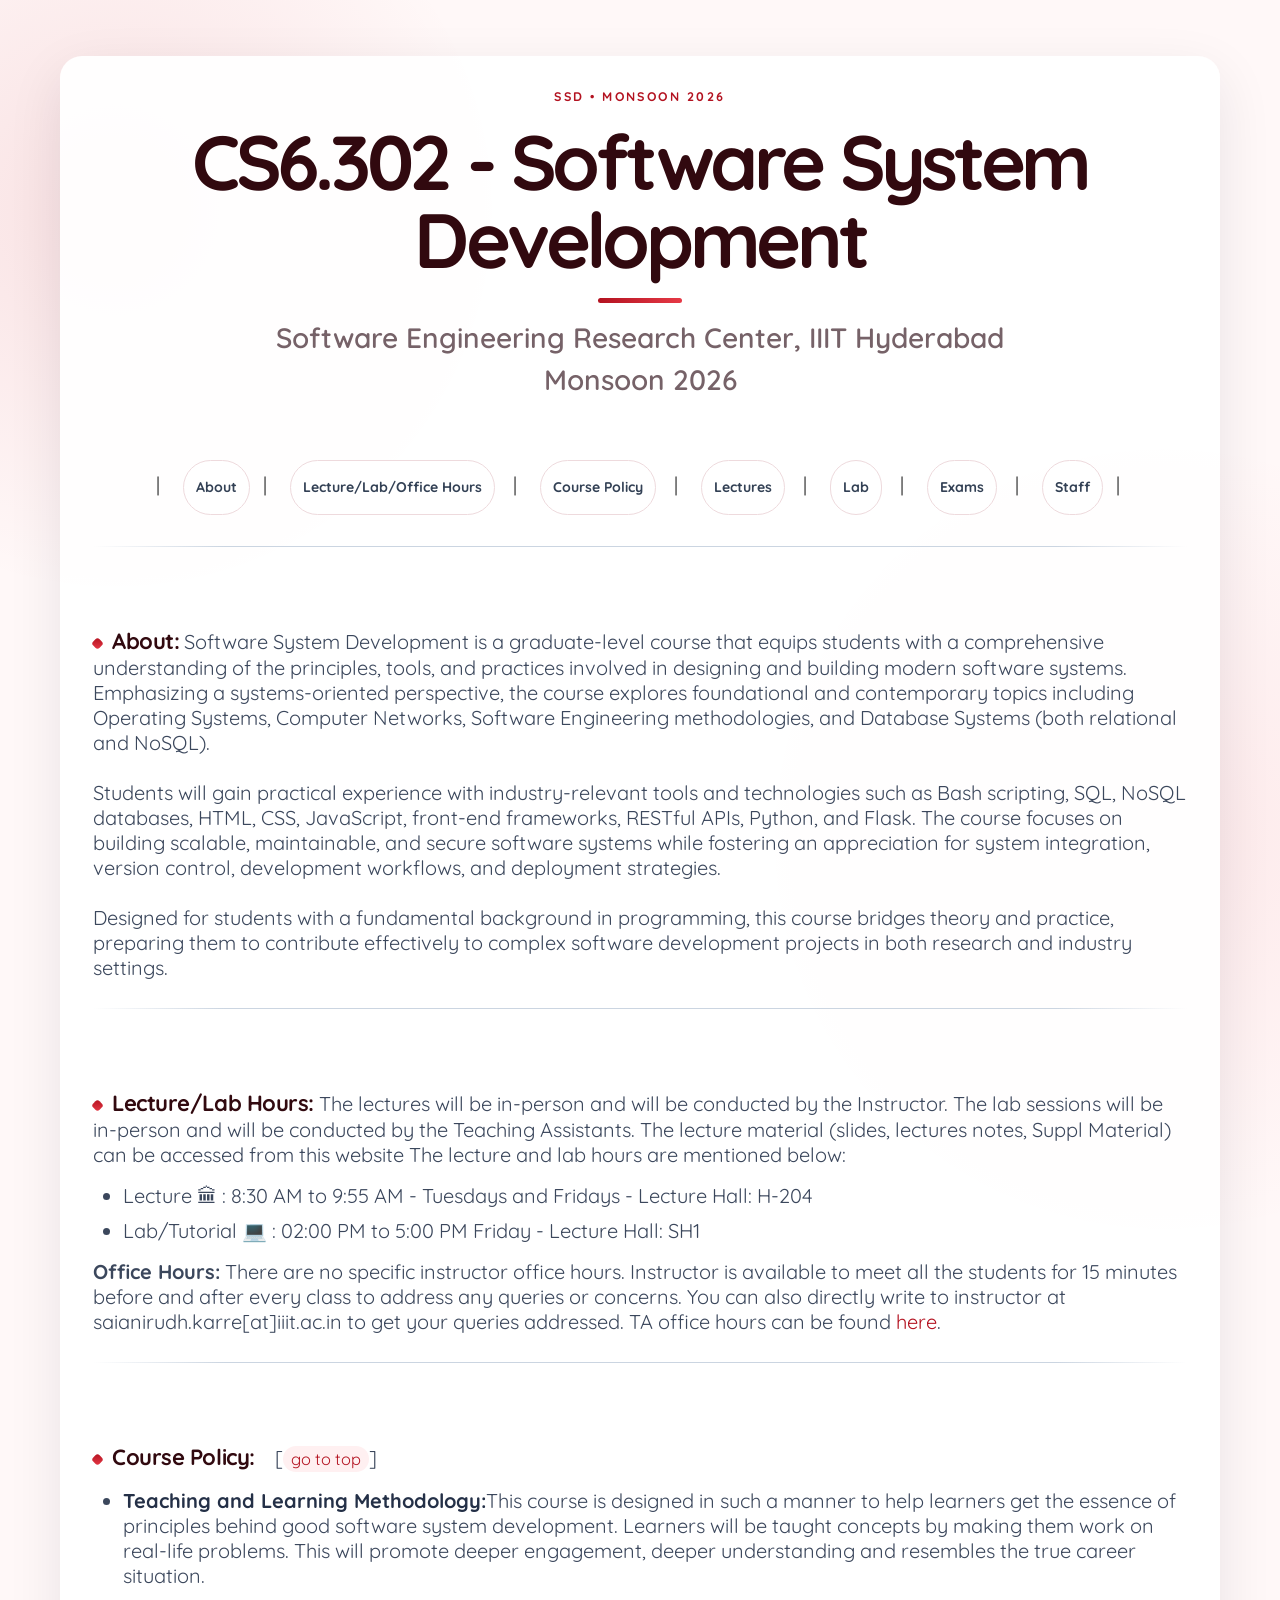
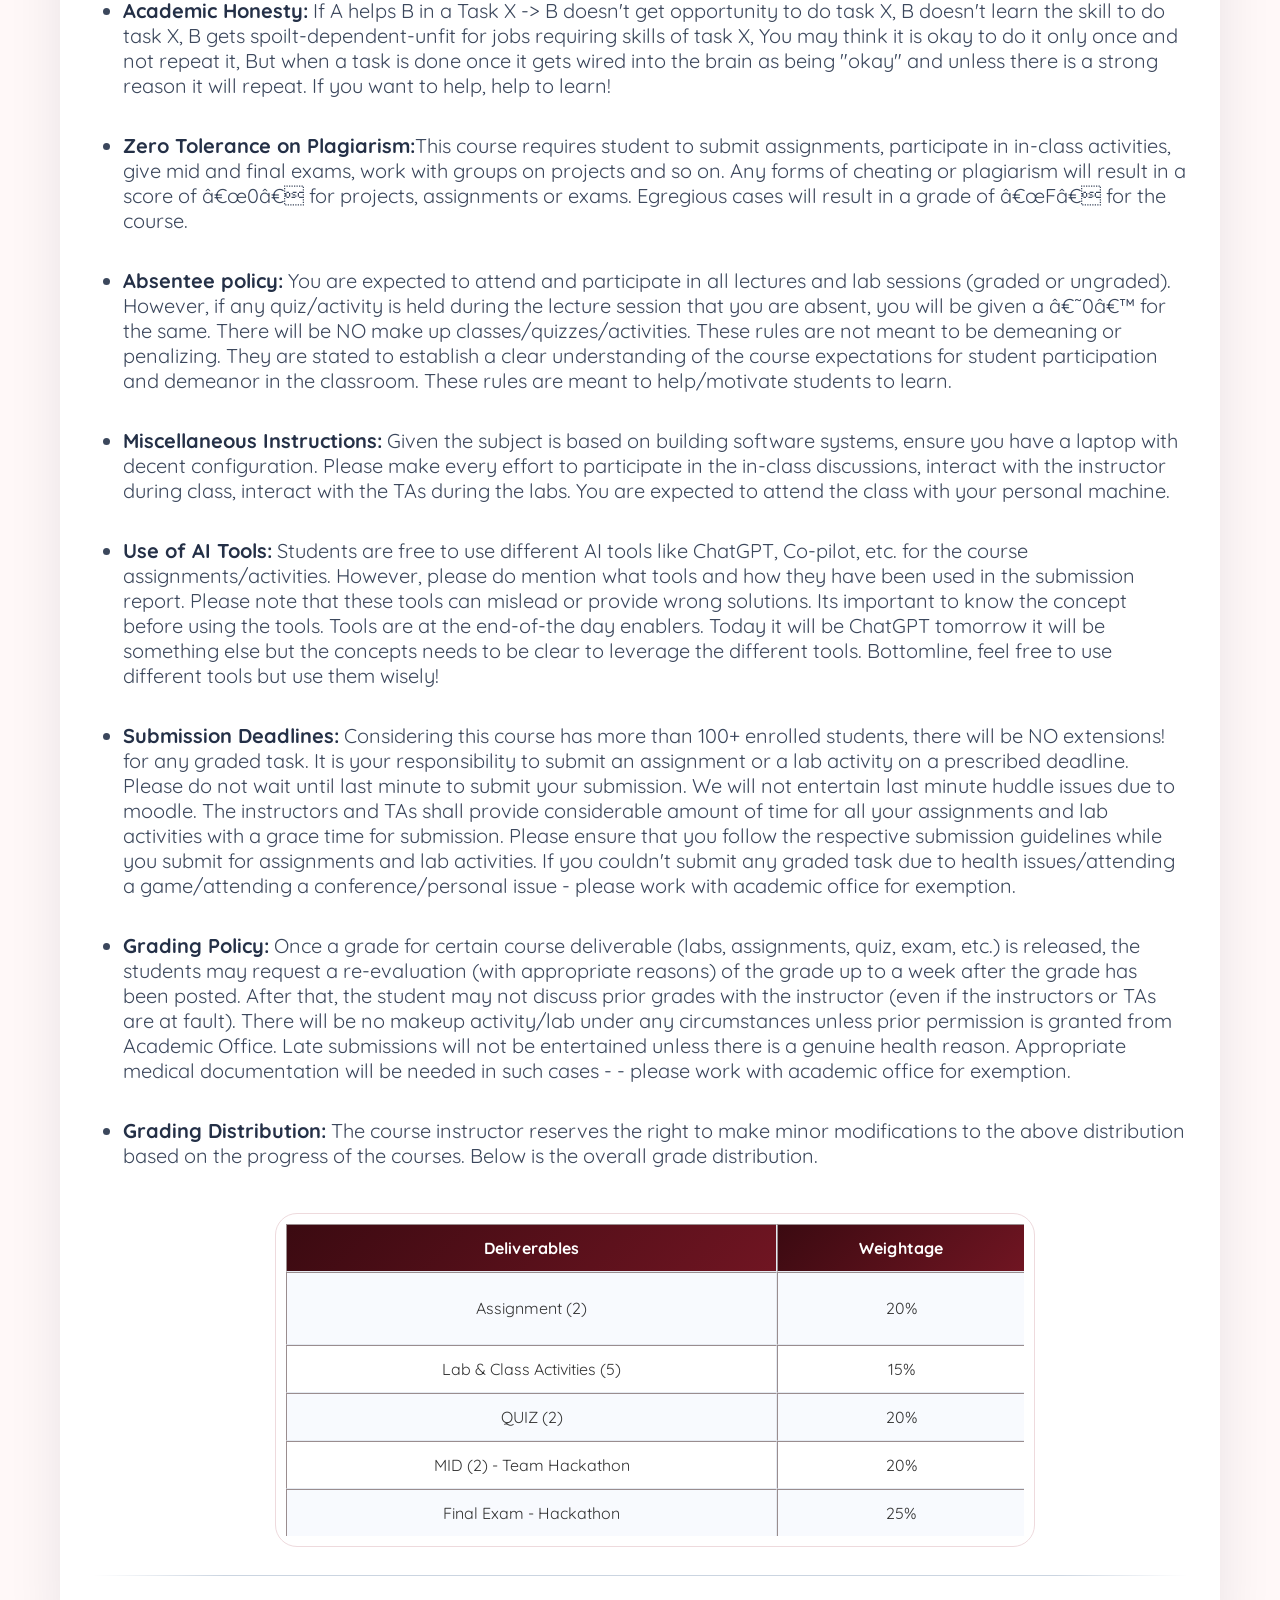
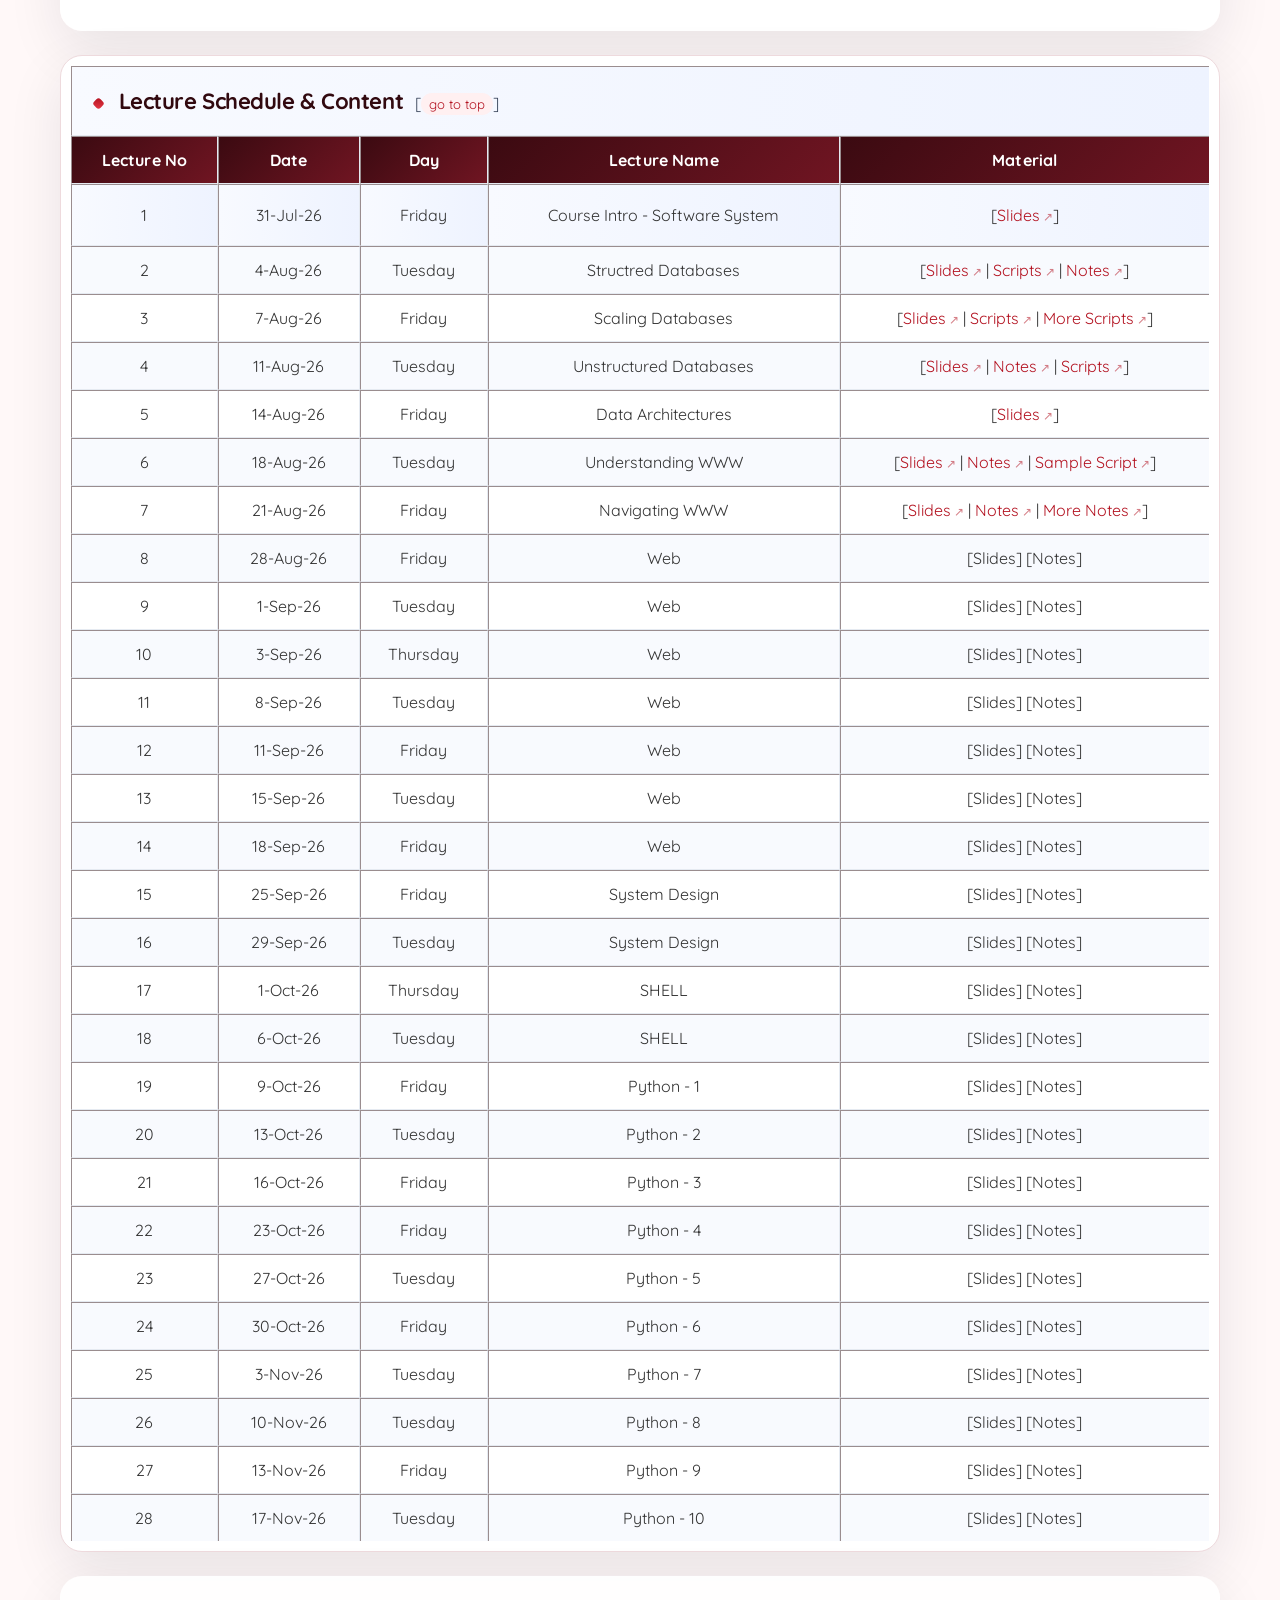
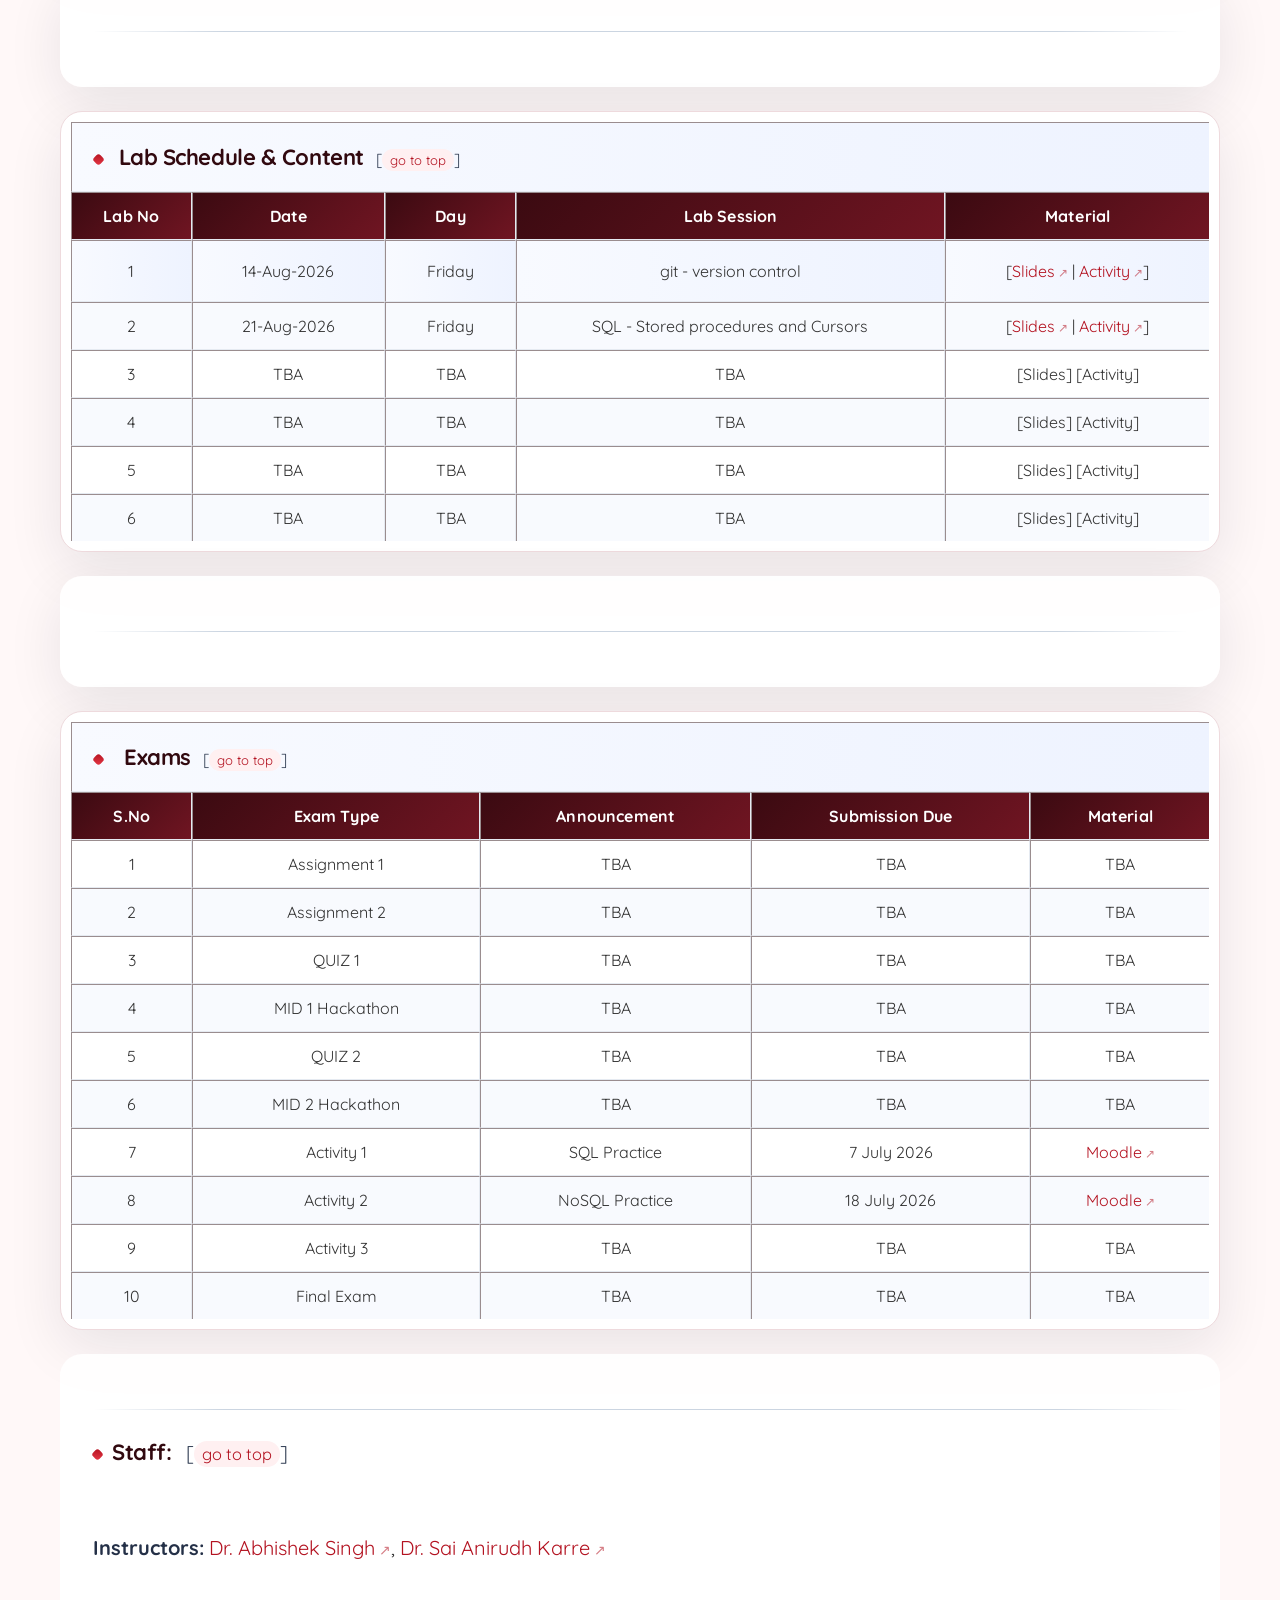
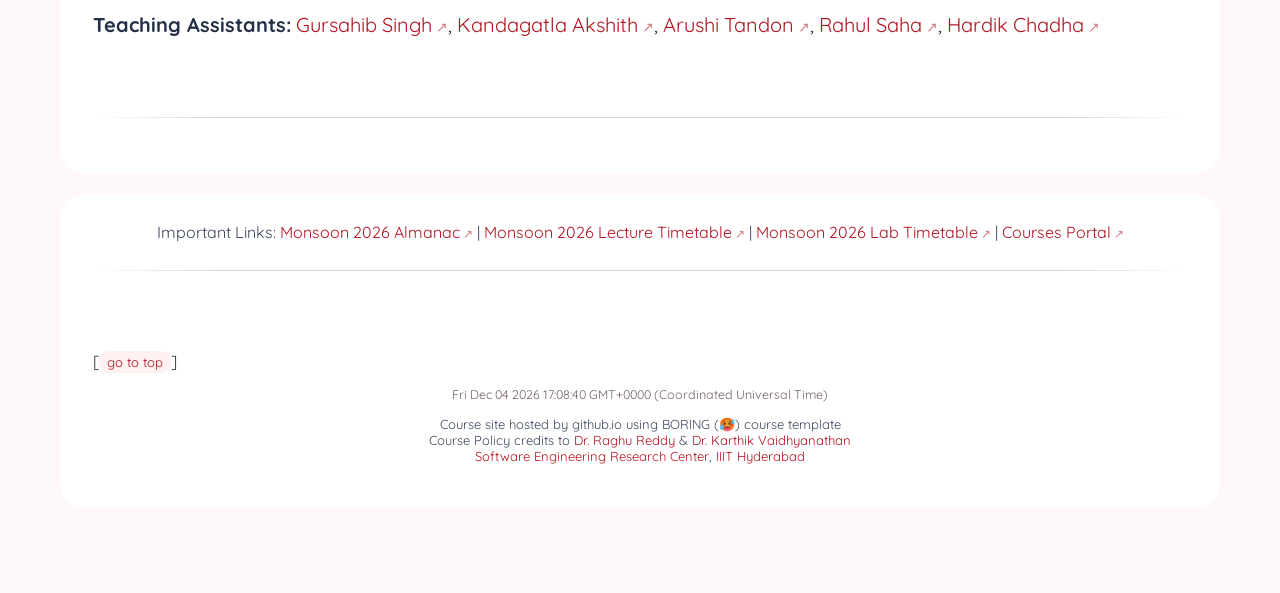
<file: ssdcoursepage.html>
<html>
<head><title>CS6.302 SSD Monsoon 2026</title>
<meta name="viewport" content="width=device-width, initial-scale=1.0"/>
<link rel="stylesheet" href="https://fonts.googleapis.com/css?family=Quicksand">
<link href="https://cdn.jsdelivr.net/npm/bootstrap@4.6.1/dist/css/bootstrap.min.css" rel="stylesheet" integrity="sha256-DF7Zhf293AJxJNTmh5zhoYYIMs2oXitRfBjY+9L//AY=" crossorigin="anonymous">
<style>
@import url("ssd-extra.css");
body {font-family: Quicksand; font-size: 20px; color:#333}
table {
    font-family: Quicksand; font-size:20px; color:#333;
    border-collapse:collapse;
    width:1000px;
    padding:10px;
    border-spacing:10px
}
.light-text-row { color: #ADADAD; }
</style>

<script>
  
  const lastModified = new Date(document.lastModified);
 
  const formattedDate = lastModified.toLocaleString('en-US', {
    year: 'numeric',
    month: 'long',
    day: 'numeric',
    hour: '2-digit',
    minute: '2-digit'
  });

  document.getElementById("lastUpdated").innerHTML += formattedDate;
</script>
<script>
function startTime() {
  const today = new Date();
  let h = today.getHours();
  let m = today.getMinutes();
  let s = today.getSeconds();
  m = checkTime(m);
  s = checkTime(s);
  document.getElementById('txt').innerHTML = today 
  setTimeout(startTime, 1000);
}

function checkTime(i) {
  if (i < 10) {i = "0" + i};  // add zero in front of numbers < 10
  return i;
}
</script>
<script src="https://ajax.googleapis.com/ajax/libs/jquery/3.5.1/jquery.min.js"></script>
</head>
<body onload="startTime()">

<table align="center" width="100%" cellspacing="10" cellpadding="10" border="0">
<tr>
<td><h1 align="center" id="home">CS6.302 - Software System Development</h1><h3 align="center">Software Engineering Research Center, IIIT Hyderabad</h3> <h3 align="center">Monsoon 2026</h3></td>
</tr>
<tr>
<td>&nbsp;&nbsp;|&nbsp;&nbsp;&nbsp; <a href="#about">About</a>&nbsp;&nbsp;|&nbsp;&nbsp;&nbsp; <a href="#lecture">Lecture/Lab/Office Hours</a> &nbsp;&nbsp;|&nbsp;&nbsp;&nbsp; <a href="#cpolicy">Course Policy</a> &nbsp;&nbsp;|&nbsp;&nbsp;&nbsp; <a href="#schedule">Lectures</a> &nbsp;&nbsp;|&nbsp;&nbsp;&nbsp; <a href="#lab">Lab</a> &nbsp;&nbsp;|&nbsp;&nbsp;&nbsp; <a href="#activity">Exams</a> &nbsp;&nbsp;|&nbsp;&nbsp;&nbsp; <a href="#staff">Staff</a>&nbsp;&nbsp;|&nbsp;&nbsp;&nbsp; <hr></td>
</tr>
<tr>
<td><p align="left"><b id="about">About:</b> Software System Development is a graduate-level course that equips students with a comprehensive understanding of the principles, tools, and practices involved in designing and building modern software systems. Emphasizing a systems-oriented perspective, the course explores foundational and contemporary topics including Operating Systems, Computer Networks, Software Engineering methodologies, and Database Systems (both relational and NoSQL).
<br><br>
Students will gain practical experience with industry-relevant tools and technologies such as Bash scripting, SQL, NoSQL databases, HTML, CSS, JavaScript, front-end frameworks, RESTful APIs, Python, and Flask. The course focuses on building scalable, maintainable, and secure software systems while fostering an appreciation for system integration, version control, development workflows, and deployment strategies.
<br><br>
Designed for students with a fundamental background in programming, this course bridges theory and practice, preparing them to contribute effectively to complex software development projects in both research and industry settings.<hr></td>
</tr>
<tr>
<td><p align="left"><b id="lecture">Lecture/Lab Hours:</b> The lectures will be in-person and will be conducted by the Instructor. The lab sessions will be in-person and will be conducted by the Teaching Assistants. The lecture material (slides, lectures notes, Suppl Material) can be accessed from this website The lecture and lab hours are mentioned below:
<ul><li>Lecture &#x1F3DB; : 8:30 AM to 9:55 AM - Tuesdays and Fridays - Lecture Hall: H-204</li><li>Lab/Tutorial &#x1F4BB; : 02:00 PM to 5:00 PM Friday - Lecture Hall: SH1</li></ul></p>
<p align="left"><b>Office Hours:</b> There are no specific instructor office hours. Instructor is available to meet all the students for 15 minutes before and after every class to address any queries or concerns. You can also directly write to instructor at saianirudh.karre[at]iiit.ac.in to get your queries addressed. TA office hours can be found <a href="#staff">here</a>.</p><hr>
</td>
</tr>
<tr>
<td>
<p align="left"><b id="cpolicy">Course Policy:</b> &nbsp;&nbsp;&nbsp;[<a href="#home">go to top</a>]
<ul>
<li><b>Teaching and Learning Methodology:</b>This course is designed in such a manner to help learners get the essence of principles behind good software system development. Learners will be taught concepts by making them work on real-life problems. This will promote deeper engagement, deeper understanding and resembles the true career situation.</li>
<li><b>Academic Honesty:</b> If A helps B in a Task X -&gt; B doesn't get opportunity to do task X, B doesn't learn the skill to do task X, B gets spoilt-dependent-unfit for jobs requiring skills of task X, You may think it is okay to do it only once and not repeat it, But when a task is done once it gets wired into the brain as being "okay" and unless there is a strong reason it will repeat. If you want to help, help to learn!<br><br></li>
<li><b>Zero Tolerance on Plagiarism:</b>This course requires student to submit assignments, participate in in-class activities, give mid and final exams, work with groups on projects and so on. Any forms of cheating or plagiarism will result in a score of “0” for projects, assignments or exams. Egregious cases will result in a grade of “F” for the course.<br><br></li>
<li><b>Absentee policy:</b> You are expected to attend and participate in all lectures and lab sessions (graded or ungraded). However, if any quiz/activity is held during the lecture session that you are absent, you will be given a ‘0’ for the same. There will be NO make up classes/quizzes/activities. These rules are not meant to be demeaning or penalizing. They are stated to establish a clear understanding of the course expectations for student participation and demeanor in the classroom. These rules are meant to help/motivate students to learn.<br><br></li>
<li><b>Miscellaneous Instructions:</b> Given the subject is based on building software systems, ensure you have a laptop with decent configuration. Please make every effort to participate in the in-class discussions, interact with the instructor during class, interact with the TAs during the labs. You are expected to attend the class with your personal machine.<br><br></li>
<li><b>Use of AI Tools:</b> Students are free to use different AI tools like ChatGPT, Co-pilot, etc. for the course assignments/activities. However, please do mention what tools and how they have been used in the submission report. Please note that these tools can mislead or provide wrong solutions. Its important to know the concept before using the tools. Tools are at the end-of-the day enablers. Today it will be ChatGPT tomorrow it will be something else but the concepts needs to be clear to leverage the different tools. Bottomline, feel free to use different tools but use them wisely!<br><br></li>
<li><b>Submission Deadlines:</b> Considering this course has more than 100+ enrolled students, there will be NO extensions! for any graded task. It is your responsibility to submit an assignment or a lab activity on a prescribed deadline. Please do not wait until last minute to submit your submission. We will not entertain last minute huddle issues due to moodle. The instructors and TAs shall provide considerable amount of time for all your assignments and lab activities with a grace time for submission. Please ensure that you follow the respective submission guidelines while you submit for assignments and lab activities. If you couldn't submit any graded task due to health issues/attending a game/attending a conference/personal issue - please work with academic office for exemption.<br><br></li>
<li><b>Grading Policy:</b> Once a grade for certain course deliverable (labs, assignments, quiz, exam, etc.) is released, the students may request a re-evaluation (with appropriate reasons) of the grade up to a week after the grade has been posted. After that, the student may not discuss prior grades with the instructor (even if the instructors or TAs are at fault). There will be no makeup activity/lab under any circumstances unless prior permission is granted from Academic Office. Late submissions will not be entertained unless there is a genuine health reason. Appropriate medical documentation will be needed in such cases - - please work with academic office for exemption.<br><br></li>
<li><b>Grading Distribution:</b> The course instructor reserves the right to make minor modifications to the above distribution based on the progress of the courses. Below is the overall grade distribution.
<br><br>
<table border="1" align="center">
<tr align="center"><th>Deliverables</th><th>Weightage</th></tr>
<tr align="center"><td>Assignment (2)</td><td>20%</td></tr>
<tr align="center"><td>Lab &amp; Class Activities (5)</td><td>15%</td></tr>
<tr align="center"><td>QUIZ (2)</td><td>20%</td></tr>
<tr align="center"><td>MID (2) - Team Hackathon</td><td>20%</td></tr>
<tr align="center"><td>Final Exam - Hackathon</td><td>25%</td></tr>
</table>
</li>
</ul><hr>
</p>
</td>
</tr>
</table>

<table border="1" align="center" width="10%" class="tg">
<tr><td colspan="5"><p align="left"><b id="schedule">&nbsp;Lecture Schedule &amp; Content</b>&nbsp;&nbsp;&nbsp;[<a href="#home">go to top</a>]</p></td></tr>
<tr align="center"><th class="tg-7btt">Lecture No</th><th class="tg-7btt">Date</th><th class="tg-7btt">Day</th><th class="tg-7btt">Lecture Name</th><th class="tg-7btt">Material</th></tr>
<tbody align="center">
<tr><td class="tg-c3ow">1</td><td class="tg-c3ow">31-Jul-26</td><td class="tg-c3ow">Friday</td><td class="tg-c3ow">Course Intro - Software System</td><td class="tg-c3ow">[<a href="https://docs.google.com/viewer?url=https://raw.githubusercontent.com/serc-iiith/serc-iiith.github.io/main/CourseContent/CS6302_M26/SSD_Class1.pdf" target="_blank">Slides</a>]</td></tr>
<tr><td class="tg-c3ow">2</td><td class="tg-c3ow">4-Aug-26</td><td class="tg-c3ow">Tuesday</td><td class="tg-c3ow">Structred Databases</td><td class="tg-c3ow">[<a href="https://docs.google.com/viewer?url=https://raw.githubusercontent.com/serc-iiith/serc-iiith.github.io/main/CourseContent/CS6302_M26/StructuredData.pdf" target="_blank">Slides</a> | <a href="https://docs.google.com/viewer?url=https://raw.githubusercontent.com/serc-iiith/serc-iiith.github.io/main/CourseContent/CS6302_M26/databases.sql" target="_blank">Scripts</a> | <a href="https://tinted-rumba-8c6.notion.site/Structured-Databases-2456a6248bf6805f83e1cbf0a58761ec" target="_blank">Notes</a>]</td></tr>
<tr><td class="tg-c3ow">3</td><td class="tg-c3ow">7-Aug-26</td><td class="tg-c3ow">Friday</td><td class="tg-c3ow">Scaling Databases</td><td class="tg-c3ow">[<a href="https://docs.google.com/viewer?url=https://raw.githubusercontent.com/serc-iiith/serc-iiith.github.io/main/CourseContent/CS6302_M26/ScalingDatabases.pdf" target="_blank">Slides</a> | <a href="https://docs.google.com/viewer?url=https://raw.githubusercontent.com/serc-iiith/serc-iiith.github.io/main/CourseContent/CS6302_M26/databases_2.sql" target="_blank">Scripts</a> | <a href="https://docs.google.com/viewer?url=https://raw.githubusercontent.com/serc-iiith/serc-iiith.github.io/main/CourseContent/CS6302_M26/databases_3.sql" target="_blank">More Scripts</a>]</td></tr>
<tr><td class="tg-c3ow">4</td><td class="tg-c3ow">11-Aug-26</td><td class="tg-c3ow">Tuesday</td><td class="tg-c3ow">Unstructured Databases</td><td class="tg-c3ow">[<a href="https://docs.google.com/viewer?url=https://raw.githubusercontent.com/serc-iiith/serc-iiith.github.io/main/CourseContent/CS6302_M26/UnStructuredDatabases.pdf" target="_blank">Slides</a> | <a href="https://tinted-rumba-8c6.notion.site/Unstructured-Databases-24b6a6248bf680679b36e76c33d301c4" target="_blank">Notes</a> | <a href="https://raw.githubusercontent.com/serc-iiith/serc-iiith.github.io/refs/heads/main/CourseContent/CS6302_M26/mongo.txt" target="_blank">Scripts</a>]</td></tr>
<tr><td class="tg-c3ow">5</td><td class="tg-c3ow">14-Aug-26</td><td class="tg-c3ow">Friday</td><td class="tg-c3ow">Data Architectures</td><td class="tg-c3ow">[<a href="https://docs.google.com/viewer?url=https://raw.githubusercontent.com/serc-iiith/serc-iiith.github.io/main/CourseContent/CS6302_M26/DatabaseArchitectures.pdf" target="_blank">Slides</a>]</td></tr>
<tr><td class="tg-c3ow">6</td><td class="tg-c3ow">18-Aug-26</td><td class="tg-c3ow">Tuesday</td><td class="tg-c3ow">Understanding WWW</td><td class="tg-c3ow">[<a href="https://docs.google.com/viewer?url=https://raw.githubusercontent.com/serc-iiith/serc-iiith.github.io/main/CourseContent/CS6302_M26/www.pdf" target="_blank">Slides</a> | <a href="https://tinted-rumba-8c6.notion.site/Web-Technology-2566a6248bf6800488d0c13a992502e4" target="_blank">Notes</a> | <a href="https://raw.githubusercontent.com/serc-iiith/serc-iiith.github.io/refs/heads/main/CourseContent/CS6302_M26/samplehtml.html" target="_blank">Sample Script</a>]</td></tr>
<tr><td class="tg-c3ow">7</td><td class="tg-c3ow">21-Aug-26</td><td class="tg-c3ow">Friday</td><td class="tg-c3ow">Navigating WWW</td><td class="tg-c3ow">[<a href="https://docs.google.com/viewer?url=https://raw.githubusercontent.com/serc-iiith/serc-iiith.github.io/main/CourseContent/CS6302_M26/WebLanguages.pdf" target="_blank">Slides</a> | <a href="https://github.com/serc-iiith/serc-iiith.github.io/blob/main/CourseContent/CS6302_M26/html.md" target="_blank">Notes</a> | <a href="https://github.com/serc-iiith/serc-iiith.github.io/blob/main/CourseContent/CS6302_M26/css.md" target="_blank">More Notes</a>]</td></tr>
<tr><td class="tg-c3ow">8</td><td class="tg-c3ow">28-Aug-26</td><td class="tg-c3ow">Friday</td><td class="tg-c3ow">Web</td><td class="tg-c3ow">[Slides] [Notes]</td></tr>
<tr><td class="tg-c3ow">9</td><td class="tg-c3ow">1-Sep-26</td><td class="tg-c3ow">Tuesday</td><td class="tg-c3ow">Web</td><td class="tg-c3ow">[Slides] [Notes]</td></tr>
<tr><td class="tg-c3ow">10</td><td class="tg-c3ow">3-Sep-26</td><td class="tg-c3ow">Thursday</td><td class="tg-c3ow">Web</td><td class="tg-c3ow">[Slides] [Notes]</td></tr>
<tr><td class="tg-c3ow">11</td><td class="tg-c3ow">8-Sep-26</td><td class="tg-c3ow">Tuesday</td><td class="tg-c3ow">Web</td><td class="tg-c3ow">[Slides] [Notes]</td></tr>
<tr><td class="tg-c3ow">12</td><td class="tg-c3ow">11-Sep-26</td><td class="tg-c3ow">Friday</td><td class="tg-c3ow">Web</td><td class="tg-c3ow">[Slides] [Notes]</td></tr>
<tr><td class="tg-c3ow">13</td><td class="tg-c3ow">15-Sep-26</td><td class="tg-c3ow">Tuesday</td><td class="tg-c3ow">Web</td><td class="tg-c3ow">[Slides] [Notes]</td></tr>
<tr><td class="tg-c3ow">14</td><td class="tg-c3ow">18-Sep-26</td><td class="tg-c3ow">Friday</td><td class="tg-c3ow">Web</td><td class="tg-c3ow">[Slides] [Notes]</td></tr>
<tr><td class="tg-c3ow">15</td><td class="tg-c3ow">25-Sep-26</td><td class="tg-c3ow">Friday</td><td class="tg-c3ow">System Design</td><td class="tg-c3ow">[Slides] [Notes]</td></tr>
<tr><td class="tg-c3ow">16</td><td class="tg-c3ow">29-Sep-26</td><td class="tg-c3ow">Tuesday</td><td class="tg-c3ow">System Design</td><td class="tg-c3ow">[Slides] [Notes]</td></tr>
<tr><td class="tg-c3ow">17</td><td class="tg-c3ow">1-Oct-26</td><td class="tg-c3ow">Thursday</td><td class="tg-c3ow">SHELL</td><td class="tg-c3ow">[Slides] [Notes]</td></tr>
<tr><td class="tg-c3ow">18</td><td class="tg-c3ow">6-Oct-26</td><td class="tg-c3ow">Tuesday</td><td class="tg-c3ow">SHELL</td><td class="tg-c3ow">[Slides] [Notes]</td></tr>
<tr><td class="tg-c3ow">19</td><td class="tg-c3ow">9-Oct-26</td><td class="tg-c3ow">Friday</td><td class="tg-c3ow">Python - 1</td><td class="tg-c3ow">[Slides] [Notes]</td></tr>
<tr><td class="tg-c3ow">20</td><td class="tg-c3ow">13-Oct-26</td><td class="tg-c3ow">Tuesday</td><td class="tg-c3ow">Python - 2</td><td class="tg-c3ow">[Slides] [Notes]</td></tr>
<tr><td class="tg-c3ow">21</td><td class="tg-c3ow">16-Oct-26</td><td class="tg-c3ow">Friday</td><td class="tg-c3ow">Python - 3</td><td class="tg-c3ow">[Slides] [Notes]</td></tr>
<tr><td class="tg-c3ow">22</td><td class="tg-c3ow">23-Oct-26</td><td class="tg-c3ow">Friday</td><td class="tg-c3ow">Python - 4</td><td class="tg-c3ow">[Slides] [Notes]</td></tr>
<tr><td class="tg-c3ow">23</td><td class="tg-c3ow">27-Oct-26</td><td class="tg-c3ow">Tuesday</td><td class="tg-c3ow">Python - 5</td><td class="tg-c3ow">[Slides] [Notes]</td></tr>
<tr><td class="tg-c3ow">24</td><td class="tg-c3ow">30-Oct-26</td><td class="tg-c3ow">Friday</td><td class="tg-c3ow">Python - 6</td><td class="tg-c3ow">[Slides] [Notes]</td></tr>
<tr><td class="tg-c3ow">25</td><td class="tg-c3ow">3-Nov-26</td><td class="tg-c3ow">Tuesday</td><td class="tg-c3ow">Python - 7</td><td class="tg-c3ow">[Slides] [Notes]</td></tr>
<tr><td class="tg-c3ow">26</td><td class="tg-c3ow">10-Nov-26</td><td class="tg-c3ow">Tuesday</td><td class="tg-c3ow">Python - 8</td><td class="tg-c3ow">[Slides] [Notes]</td></tr>
<tr><td class="tg-c3ow">27</td><td class="tg-c3ow">13-Nov-26</td><td class="tg-c3ow">Friday</td><td class="tg-c3ow">Python - 9</td><td class="tg-c3ow">[Slides] [Notes]</td></tr>
<tr><td class="tg-c3ow">28</td><td class="tg-c3ow">17-Nov-26</td><td class="tg-c3ow">Tuesday</td><td class="tg-c3ow">Python - 10</td><td class="tg-c3ow">[Slides] [Notes]</td></tr>
</tbody></table>

<table align="center" width="10%" cellspacing="10" cellpadding="10" border="0"><tr><td><hr></td></tr></table>

<table border="1" align="center" width="10%" class="tg">
<tr><td colspan="5"><p align="left"><b id="lab">&nbsp;Lab Schedule &amp; Content</b>&nbsp;&nbsp;&nbsp;[<a href="#home">go to top</a>]</p></td></tr>
<tr align="center"><th class="tg-bobw">Lab No</th><th class="tg-bobw">Date</th><th class="tg-bobw">Day</th><th class="tg-bobw">Lab Session</th><th class="tg-bobw">Material</th></tr>
<tbody align="center">
<tr><td class="tg-8d8j">1</td><td class="tg-8d8j">14-Aug-2026</td><td class="tg-8d8j">Friday</td><td class="tg-8d8j">git - version control</td><td class="tg-8d8j">[<a href="https://docs.google.com/viewer?url=https://raw.githubusercontent.com/serc-iiith/serc-iiith.github.io/main/CourseContent/CS6302_M26/Labs/lab01/GitLab.pdf" target="_blank">Slides</a> | <a href="https://docs.google.com/viewer?url=https://raw.githubusercontent.com/serc-iiith/serc-iiith.github.io/main/CourseContent/CS6302_M26/Labs/lab01/GitLabActivity.pdf" target="_blank">Activity</a>]</td></tr>
<tr><td class="tg-8d8j">2</td><td class="tg-8d8j">21-Aug-2026</td><td class="tg-8d8j">Friday</td><td class="tg-8d8j">SQL - Stored procedures and Cursors</td><td class="tg-8d8j">[<a href="https://docs.google.com/viewer?url=https://raw.githubusercontent.com/serc-iiith/serc-iiith.github.io/main/CourseContent/CS6302_M26/Labs/lab02/SP.pdf" target="_blank">Slides</a> | <a href="https://docs.google.com/viewer?url=https://raw.githubusercontent.com/serc-iiith/serc-iiith.github.io/main/CourseContent/CS6302_M26/Labs/lab02/lab_activity_2.pdf" target="_blank">Activity</a>]</td></tr>
<tr><td class="tg-8d8j">3</td><td class="tg-8d8j">TBA</td><td class="tg-8d8j">TBA</td><td class="tg-8d8j">TBA</td><td class="tg-8d8j">[Slides] [Activity]</td></tr>
<tr><td class="tg-8d8j">4</td><td class="tg-8d8j">TBA</td><td class="tg-8d8j">TBA</td><td class="tg-8d8j">TBA</td><td class="tg-8d8j">[Slides] [Activity]</td></tr>
<tr><td class="tg-8d8j">5</td><td class="tg-8d8j">TBA</td><td class="tg-8d8j">TBA</td><td class="tg-8d8j">TBA</td><td class="tg-8d8j">[Slides] [Activity]</td></tr>
<tr><td class="tg-8d8j">6</td><td class="tg-8d8j">TBA</td><td class="tg-8d8j">TBA</td><td class="tg-8d8j">TBA</td><td class="tg-8d8j">[Slides] [Activity]</td></tr>
</tbody></table>

<table align="center" width="10%" cellspacing="10" cellpadding="10" border="0"><tr><td><hr></td></tr></table>

<table align="center" width="10%" border="1">
<tr><td colspan="5"><p align="left"><b id="activity">&nbsp; Exams</b>&nbsp;&nbsp;&nbsp;[<a href="#home">go to top</a>]</p></td></tr>
<tr align="center"><th class="tg-bobw">S.No</th><th class="tg-bobw">Exam Type</th><th class="tg-bobw">Announcement</th><th class="tg-bobw">Submission Due</th><th class="tg-bobw">Material</th></tr>
<tbody align="center">
<tr><td class="tg-8d8j">1</td><td class="tg-8d8j">Assignment 1</td><td class="tg-8d8j">TBA</td><td class="tg-8d8j">TBA</td><td class="tg-8d8j">TBA</td></tr>
<tr><td class="tg-8d8j">2</td><td class="tg-8d8j">Assignment 2</td><td class="tg-8d8j">TBA</td><td class="tg-8d8j">TBA</td><td class="tg-8d8j">TBA</td></tr>
<tr><td class="tg-8d8j">3</td><td class="tg-8d8j">QUIZ 1</td><td class="tg-8d8j">TBA</td><td class="tg-8d8j">TBA</td><td class="tg-8d8j">TBA</td></tr>
<tr><td class="tg-8d8j">4</td><td class="tg-8d8j">MID 1 Hackathon</td><td class="tg-8d8j">TBA</td><td class="tg-8d8j">TBA</td><td class="tg-8d8j">TBA</td></tr>
<tr><td class="tg-8d8j">5</td><td class="tg-8d8j">QUIZ 2</td><td class="tg-8d8j">TBA</td><td class="tg-8d8j">TBA</td><td class="tg-8d8j">TBA</td></tr>
<tr><td class="tg-8d8j">6</td><td class="tg-8d8j">MID 2 Hackathon</td><td class="tg-8d8j">TBA</td><td class="tg-8d8j">TBA</td><td class="tg-8d8j">TBA</td></tr>
<tr><td class="tg-8d8j">7</td><td class="tg-8d8j">Activity 1</td><td class="tg-8d8j">SQL Practice</td><td class="tg-8d8j">7 July 2026</td><td class="tg-8d8j"><a href="https://courses.iiit.ac.in/mod/assign/view.php?id=69645" target="_blank">Moodle</a></td></tr>
<tr><td class="tg-8d8j">8</td><td class="tg-8d8j">Activity 2</td><td class="tg-8d8j">NoSQL Practice</td><td class="tg-8d8j">18 July 2026</td><td class="tg-8d8j"><a href="https://courses.iiit.ac.in/mod/assign/view.php?id=70178" target="_blank">Moodle</a></td></tr>
<tr><td class="tg-8d8j">9</td><td class="tg-8d8j">Activity 3</td><td class="tg-8d8j">TBA</td><td class="tg-8d8j">TBA</td><td class="tg-8d8j">TBA</td></tr>
<tr><td class="tg-8d8j">10</td><td class="tg-8d8j">Final Exam</td><td class="tg-8d8j">TBA</td><td class="tg-8d8j">TBA</td><td class="tg-8d8j">TBA</td></tr>
</tbody></table>

<table align="center" width="10%" border="0">
<tr><td><hr><p align="left"><b id="staff">Staff:</b>&nbsp;&nbsp;&nbsp;[<a href="#home">go to top</a>]</p></td></tr>
<tr><td><b>Instructors:</b> <a href="https://sites.google.com/view/abhishek-singh/home" target="_blank">Dr. Abhishek Singh</a>, <a href="https://sai11101989.github.io" target="_blank">Dr. Sai Anirudh Karre</a></td></tr>
<tr><td><b>Teaching Assistants:</b> <a href="https://www.linkedin.com/in/gursahib-singh-18392736a/" target="_blank">Gursahib Singh</a>, <a href="https://www.linkedin.com/in/kandagatla-akshith-4b9a5131b/" target="_blank">Kandagatla Akshith</a>, <a href="https://www.linkedin.com/in/arushi-tandon-5139982a0/" target="_blank">Arushi Tandon</a>, <a href="https://www.linkedin.com/in/rahulsaha99/" target="_blank">Rahul Saha</a>, <a href="https://www.linkedin.com/in/hardik-chadha-876338266/" target="_blank">Hardik Chadha</a></td></tr>
<tr><td><hr></td></tr>
</table>

<table align="center" width="10%" cellspacing="10" cellpadding="10" border="0">
<tr><td><p align="center"><font face="Quicksand" size="3">
Important Links: <a href="https://intranet.iiit.ac.in/offices/static/files/Monsoon_2026_Almanac_Final.pdf" target="_blank">Monsoon 2026 Almanac</a> | <a href="https://intranet.iiit.ac.in/offices/static/files/Lecture_Timetable_M26-V3.pdf" target="_blank">Monsoon 2026 Lecture Timetable</a> | <a href="https://intranet.iiit.ac.in/offices/static/files/Non-UG1_Lab%26Tutorial_timetable_M26-V3.pdf" target="_blank">Monsoon 2026 Lab Timetable</a> | <a href="https://courses.iiit.ac.in/course/view.php?id=5840" target="_blank">Courses Portal</a>
</font></p><hr></td></tr>
<tr><td><font face="Quicksand" size="3">[<a href="#home">go to top</a>]<br><div align="center" id="txt"></div></font>
<p align="center"><font face="Quicksand" size="2">Course site hosted by github.io using BORING (&#129397;) course template<br>
Course Policy credits to <a href="https://faculty.iiit.ac.in/~raghu.reddy/Home.html">Dr. Raghu Reddy</a> &amp; <a href="https://karthikvaidhyanathan.com/">Dr. Karthik Vaidhyanathan</a><br>
<a href="https://serc.iiit.ac.in">Software Engineering Research Center</a>, <a href="https://iiit.ac.in">IIIT Hyderabad</a></font><br></p></td></tr>
</table>

</body>
</html>
</file>
